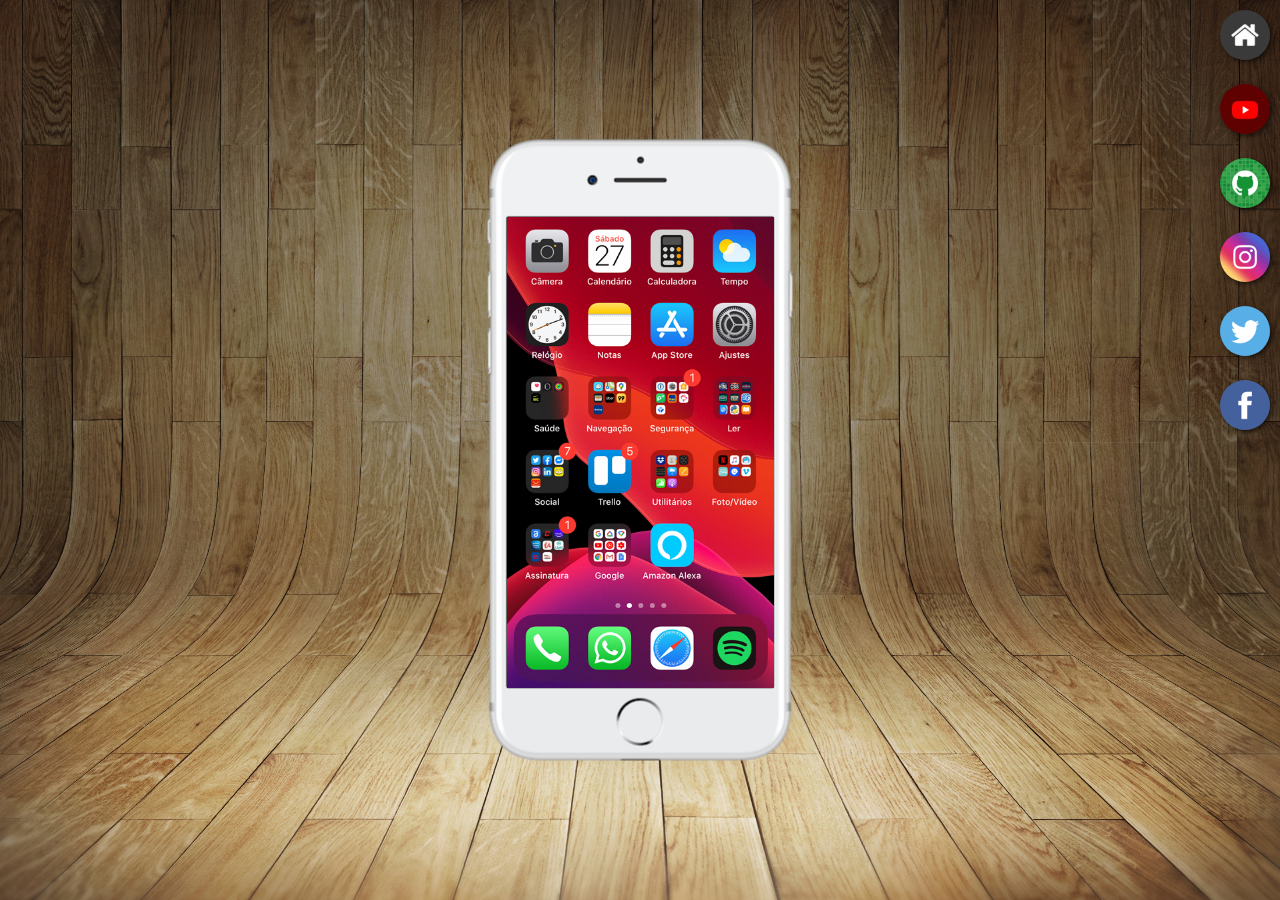
<file: index.html>
<!DOCTYPE html>
<html lang="pt-pt">
<head>
    <meta charset="UTF-8">
    <meta name="viewport" content="width=device-width, initial-scale=1.0">
    <link rel="shortcut icon" href="favicon.ico" type="image/x-icon">
    <link rel="stylesheet" href="estilos/style.css">
    <title>Projecto Redes Sociais</title>
</head>
<body>
    <main>
        <section id="telefone">
            <iframe src="home.html" name="tela" id="tela" frameborder="0">
                Seu navegador nao é compactivel com isso!
            </iframe>

        </section>

        <section id="redes-sociais">
            <a href="home.html" target="tela"><img src="imagens/logo-home.jpg" alt="Home"></a> <br>

            <a href="youtube.html" target="tela"> <img src="imagens/logo-youtube.jpg" alt="Youtube"></a> <br>

            <a href="github.html" target="tela"><img src="imagens/logo-github.jpg" alt="GitHub"></a> <br>

            <a href="instagram.html" target="tela"><img src="imagens/logo-instagram.jpg" alt="Instagram"></a> <br>

            <a href="Twitter.html" target="tela"><img src="imagens/logo-twitter.jpg" alt="Twitter"></a> <br>

            <a href="Facebook.html" target="tela"><img src="imagens/logo-facebook.jpg" alt="Facebook"></a>

        </section>
    </main>
    
</body>
</html>
</file>
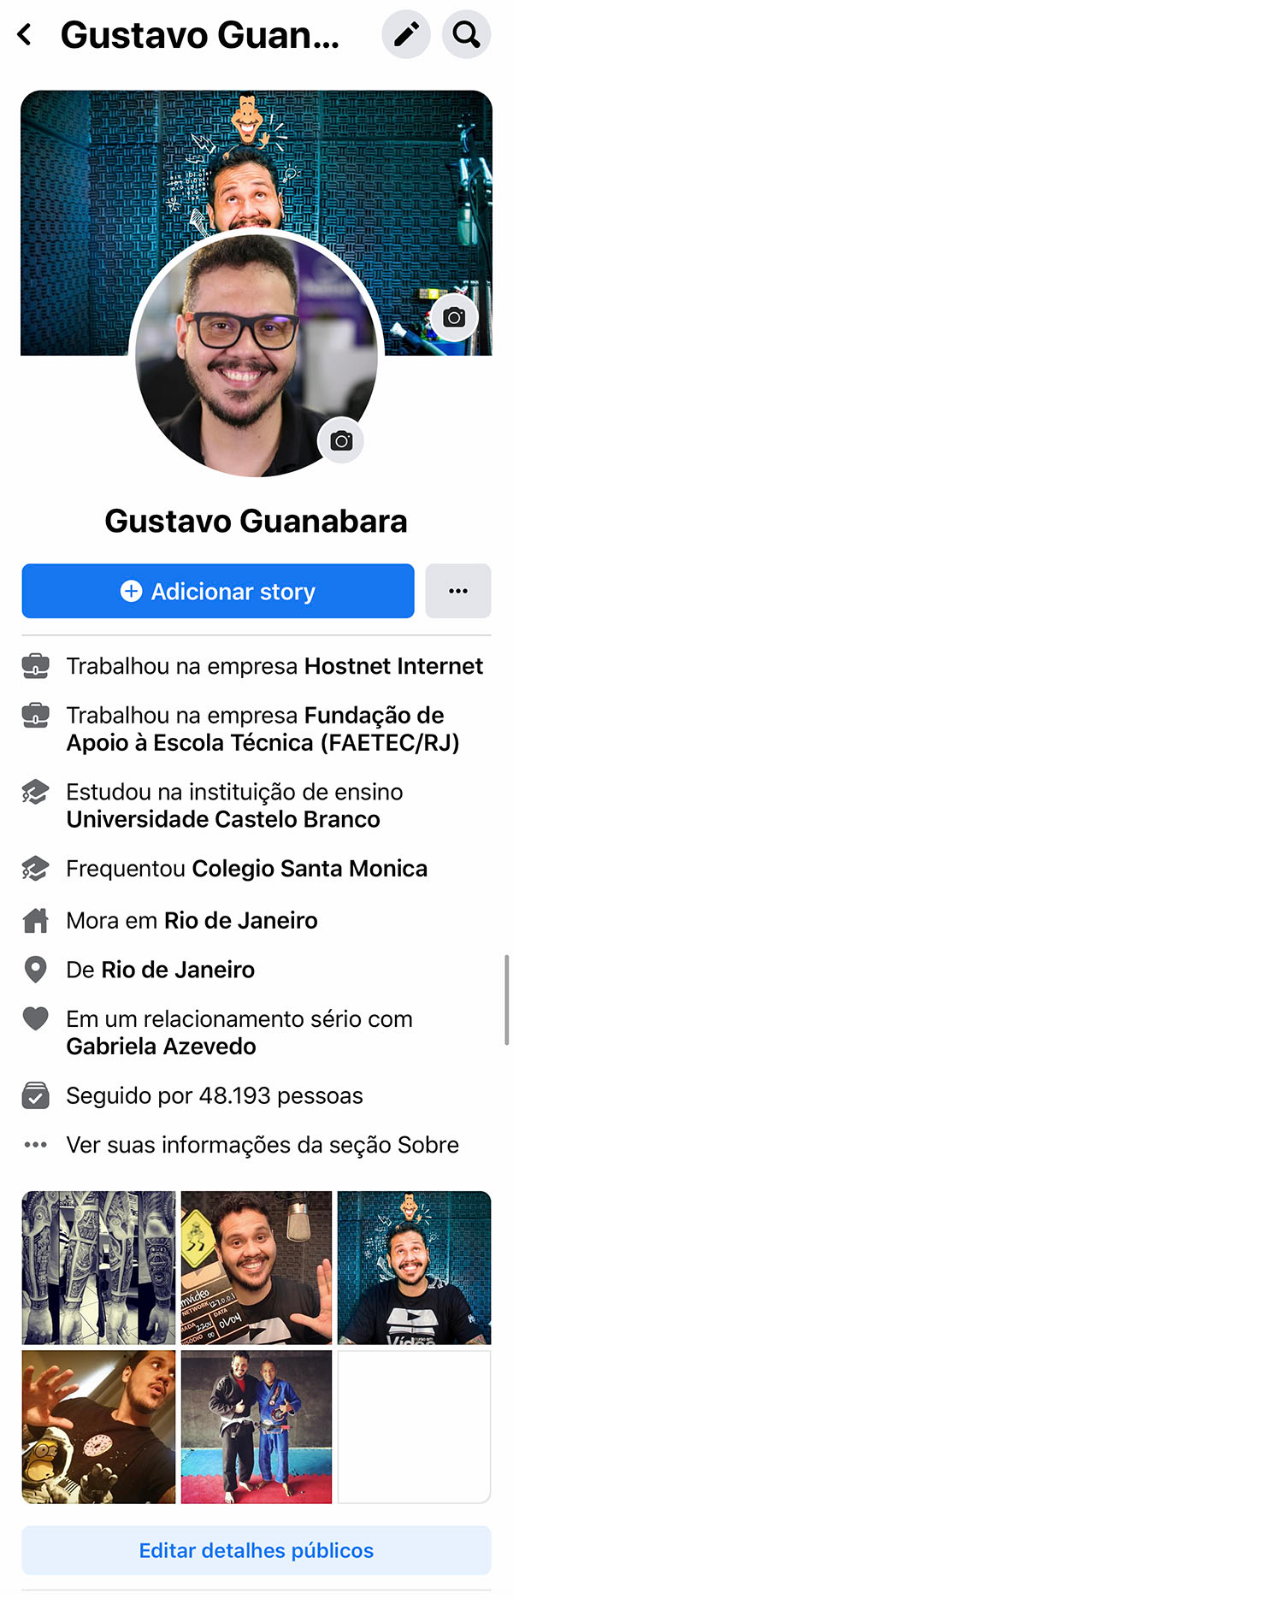
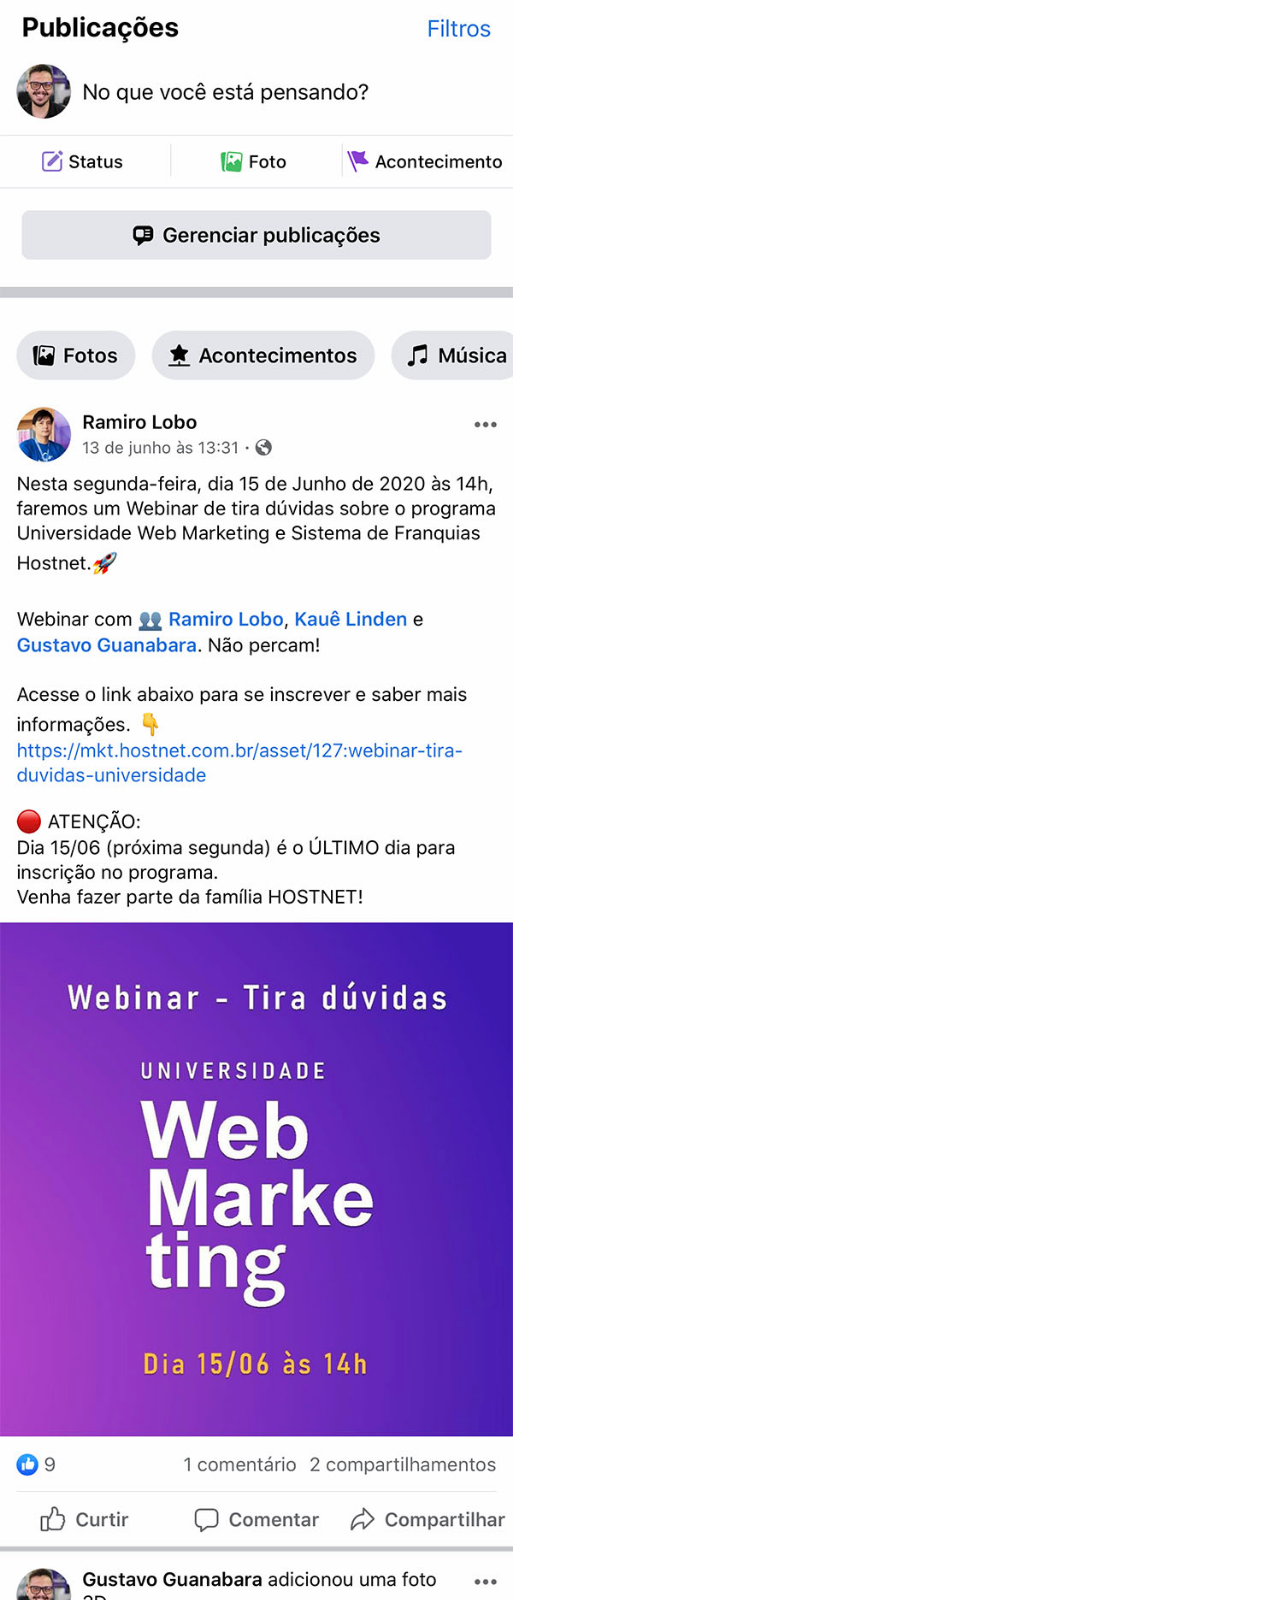
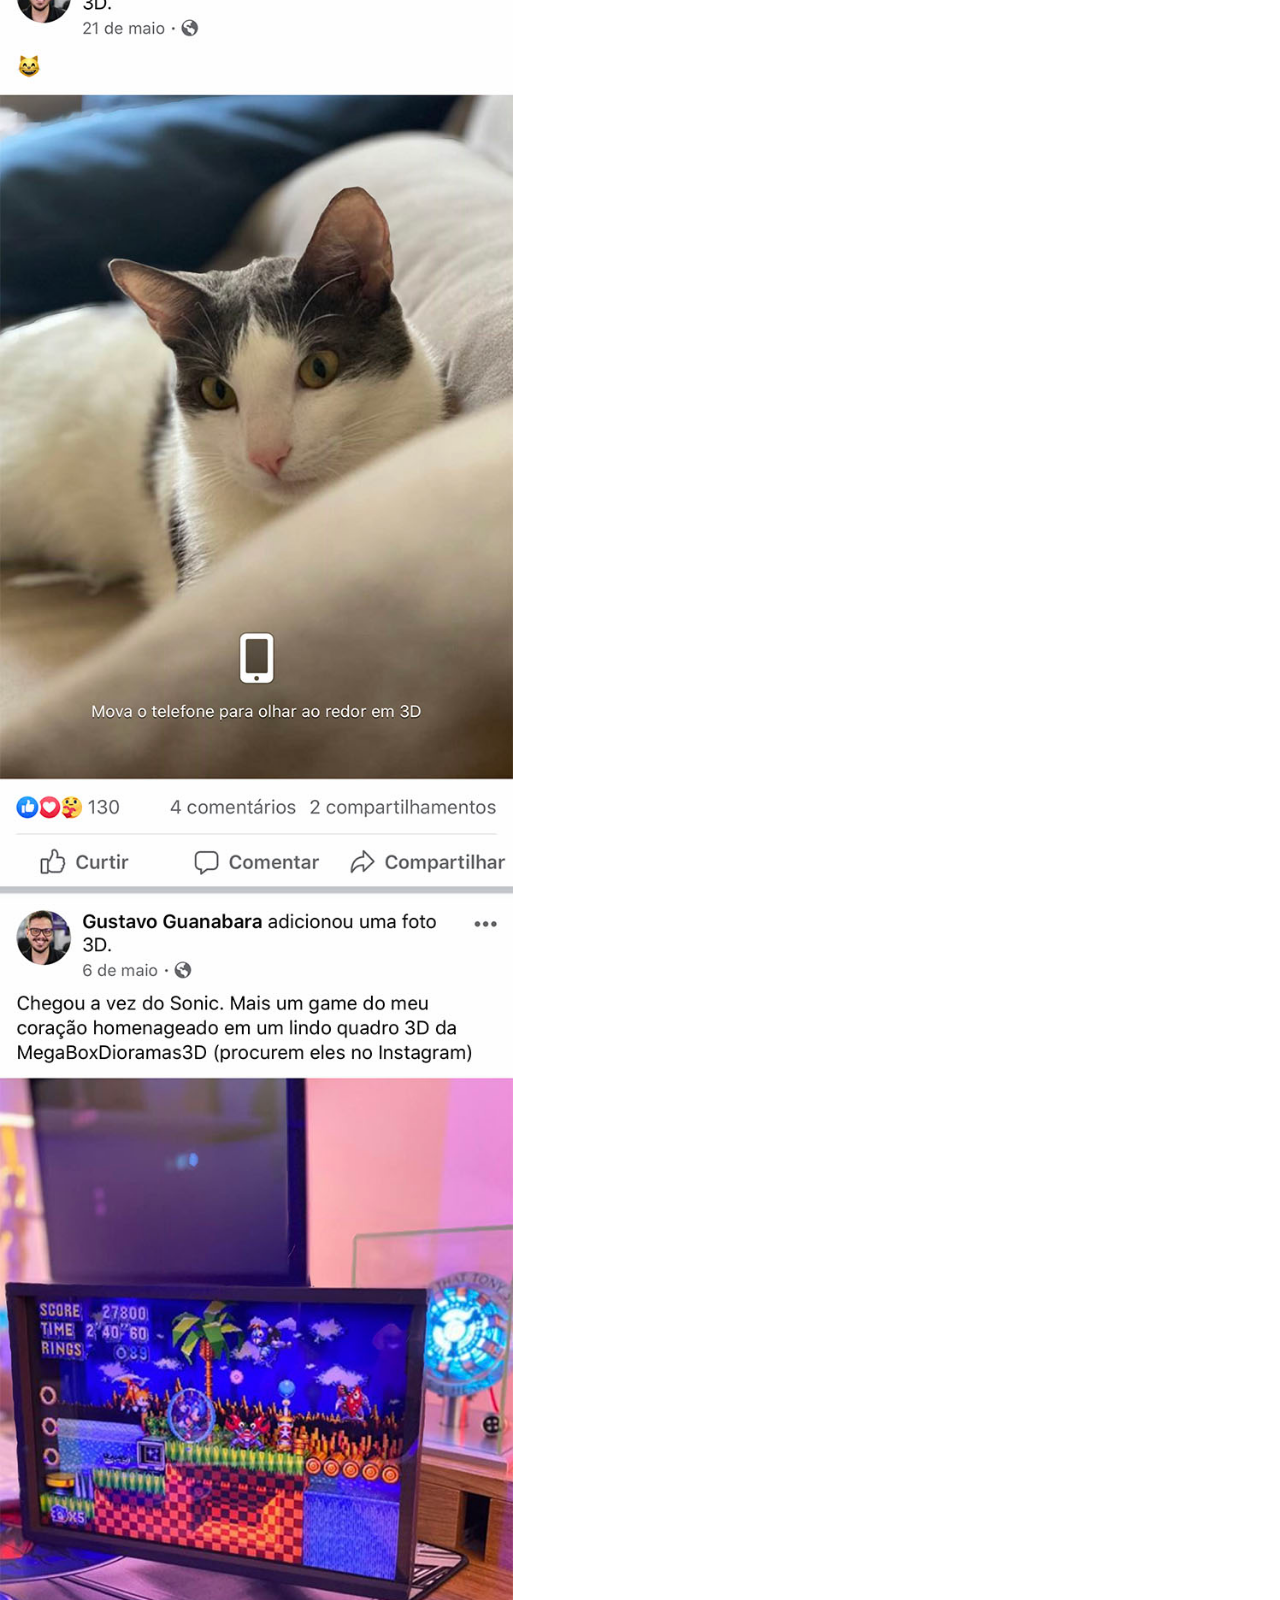
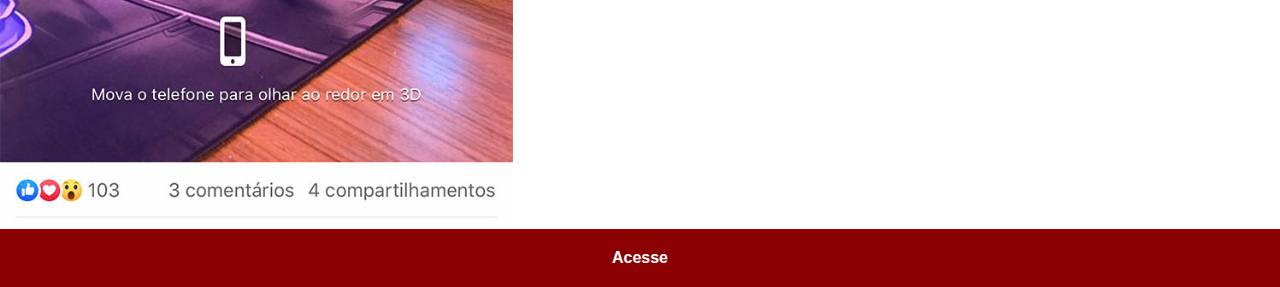
<file: Facebook.html>
<!DOCTYPE html>
<html lang="pt-pt">
<head>
    <meta charset="UTF-8">
    <meta name="viewport" content="width=device-width, initial-scale=1.0">
    <title>Facebook </title>
    <link rel="stylesheet" href="estilos/social.css">
</head>
<body>
    <img src="imagens/tela-facebook.jpg" alt="Facebook ">
    <a href="https://www.facebook.com/venancio.bande" target="_blank"> Acesse</a>
    
</body>
</html>
</file>
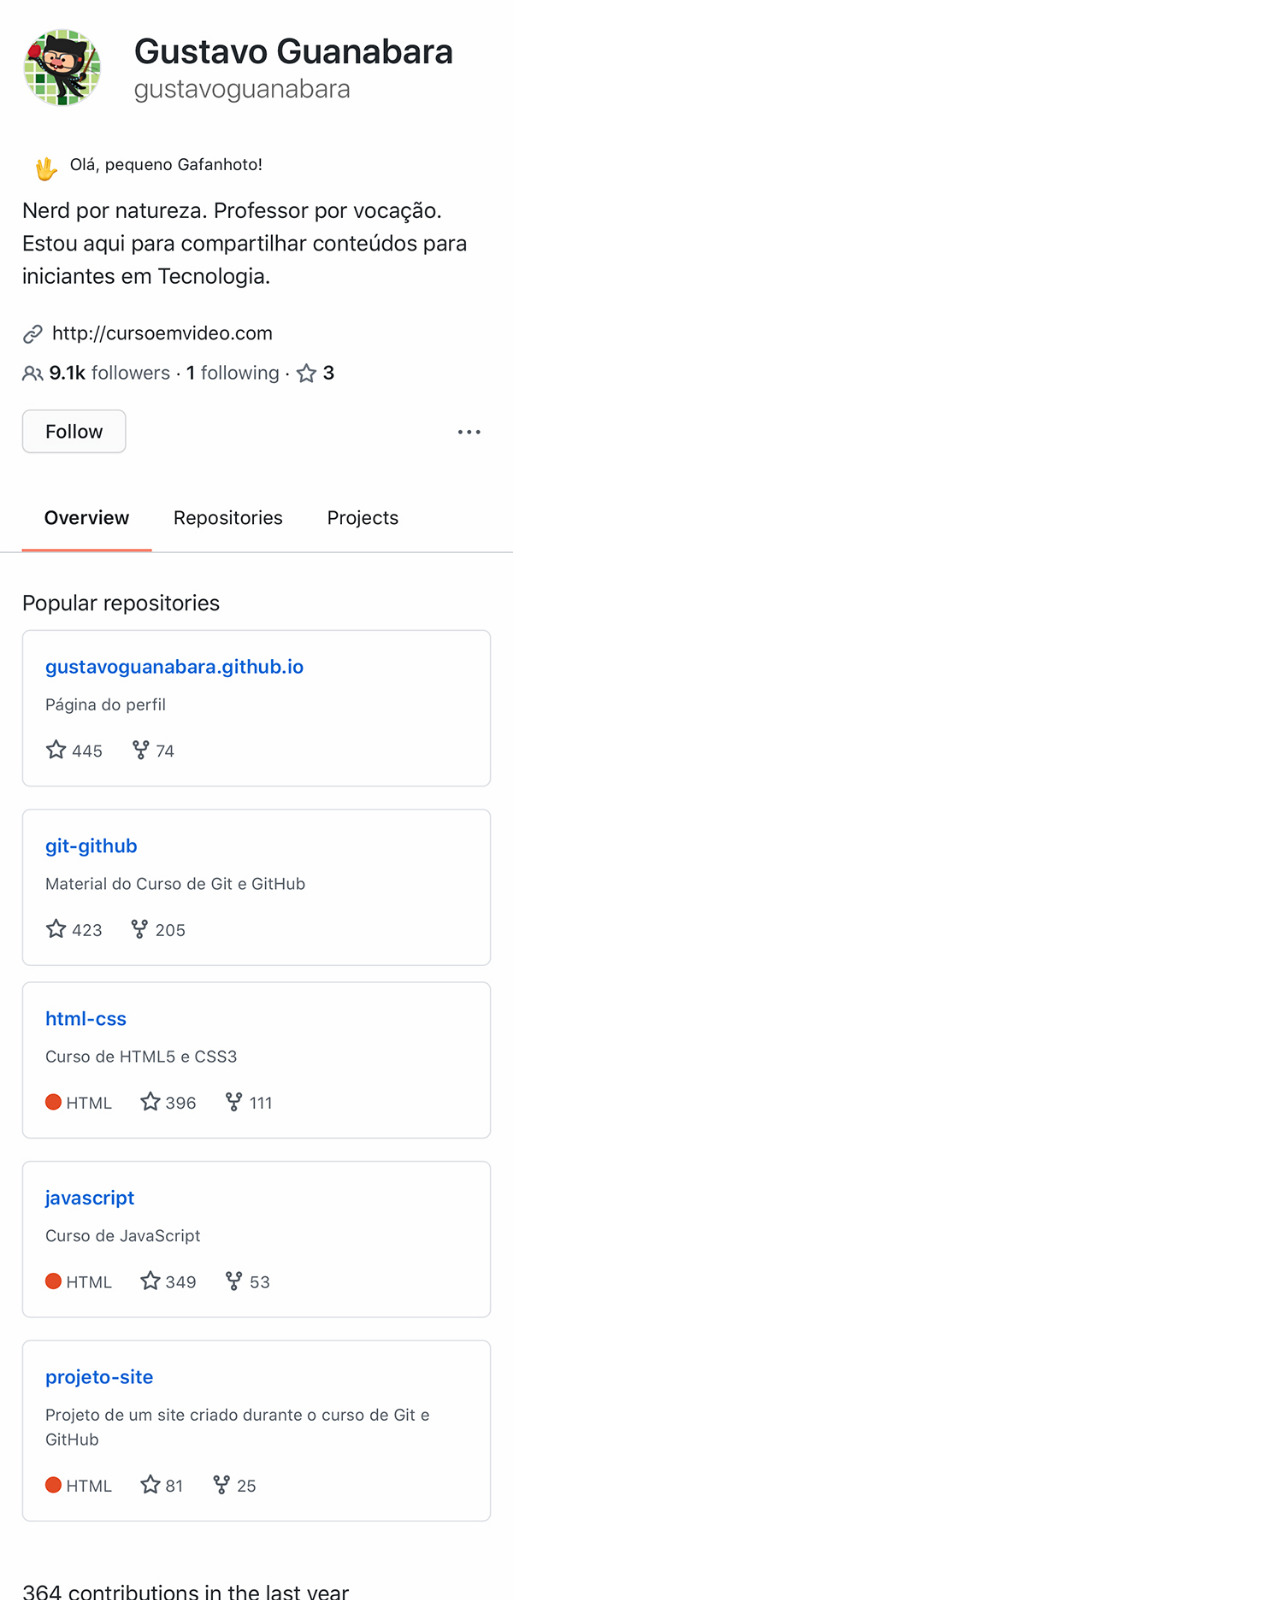
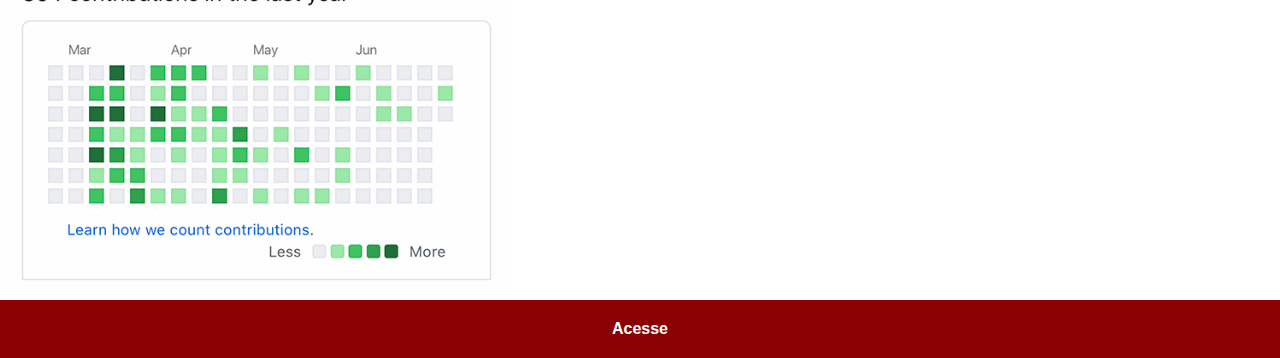
<file: github.html>
<!DOCTYPE html>
<html lang="pt">
<head>
    <meta charset="UTF-8">
    <meta name="viewport" content="width=device-width, initial-scale=1.0">
    <title>GitHub</title>
    <link rel="stylesheet" href="estilos/social.css">
</head>
<body>
    <img src="imagens/tela-github.jpg" alt="GitHub">
    <a href="https://github.com/venanciobande" target="_blank">Acesse</a>
    
</body>
</html>
</file>
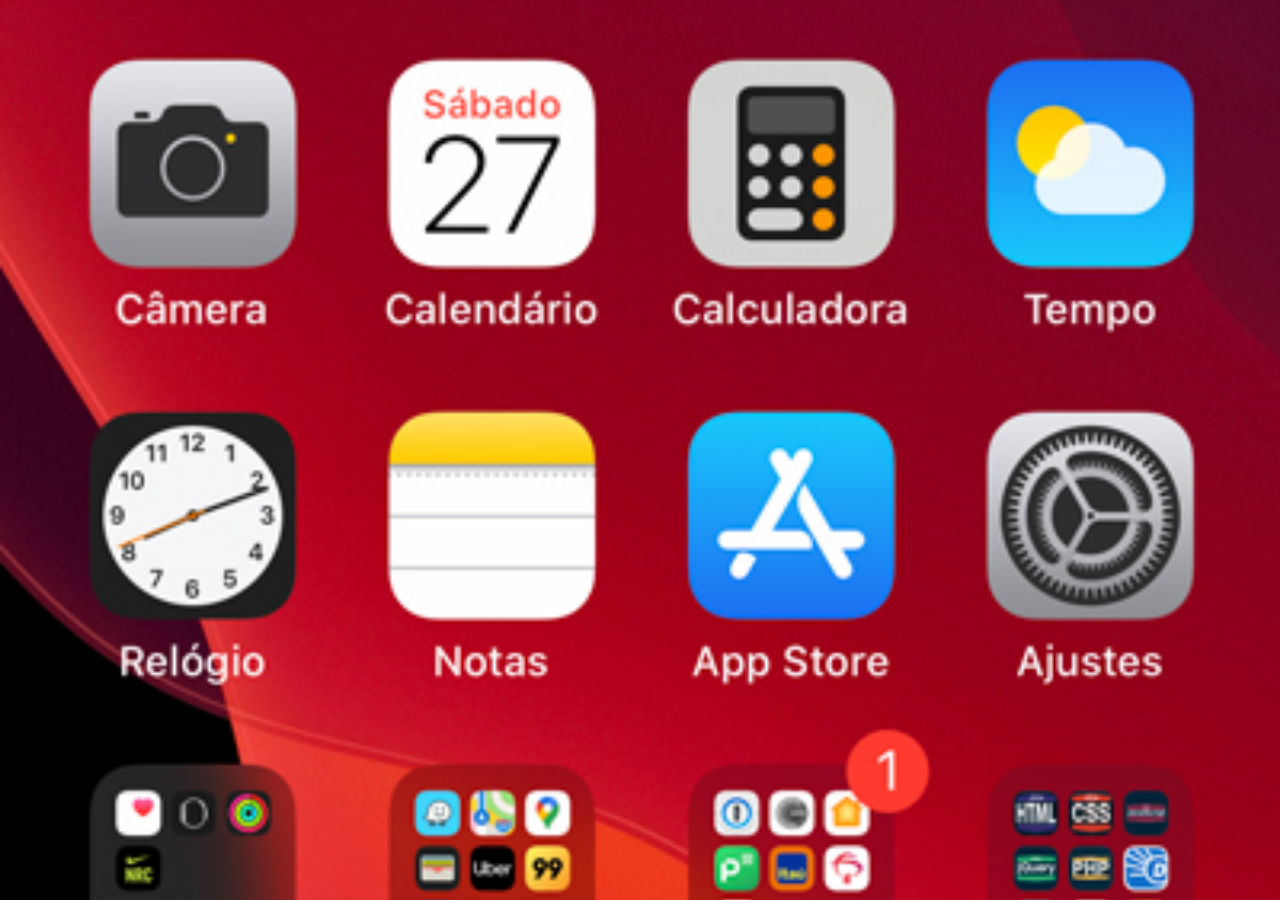
<file: home.html>
<!DOCTYPE html>
<html lang="pt-pt">
<head>
    <meta charset="UTF-8">
    <meta name="viewport" content="width=device-width, initial-scale=1.0">
    <title>Home</title>
</head>
<style>
    *{
        margin: 0px;
        padding: 0px;
    }
    
   
    body{
        width: 100vh;
        height: 100vh;
        background: black url(imagens/tela-home.jpg) no-repeat top center;
        background-size: cover;
    }
    ::-webkit-scrollbar{
        width: 0px;
        height: 0px;
    }

</style>
<body>
    
</body>
</html>
</file>
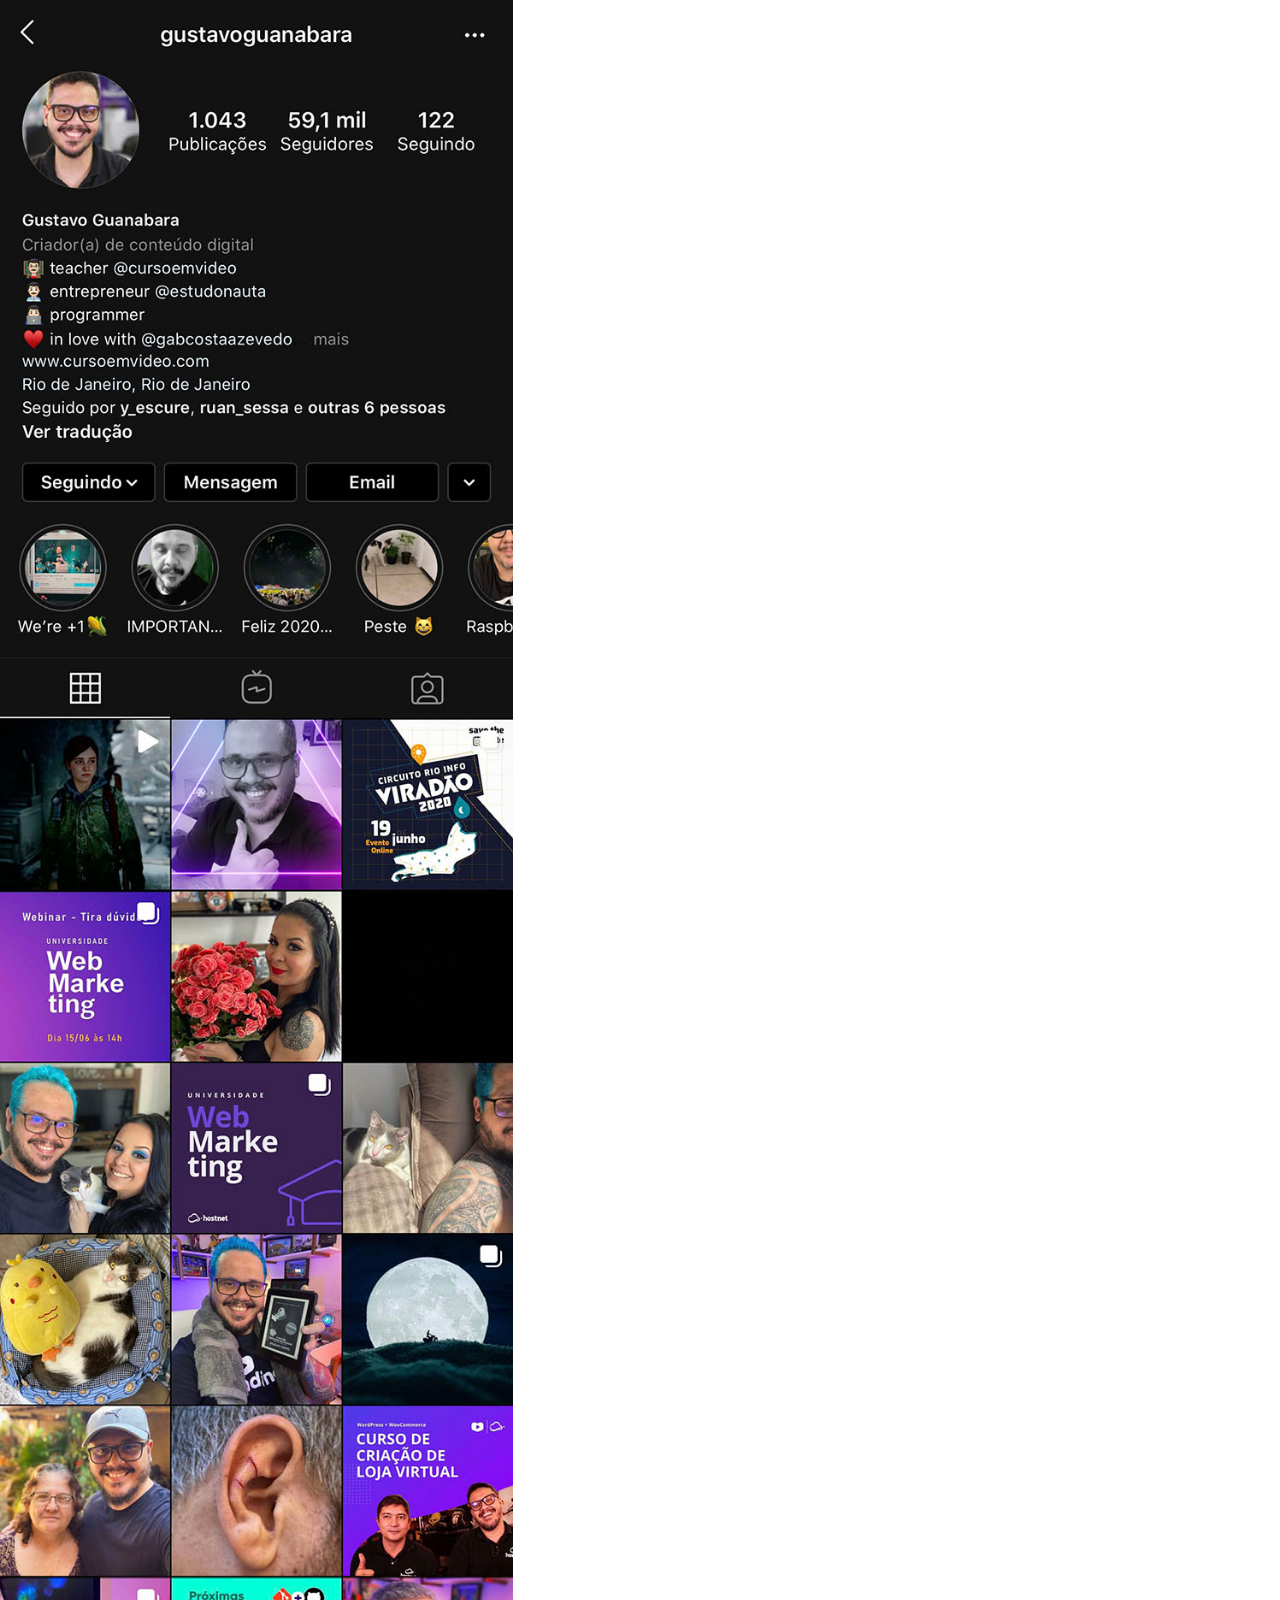
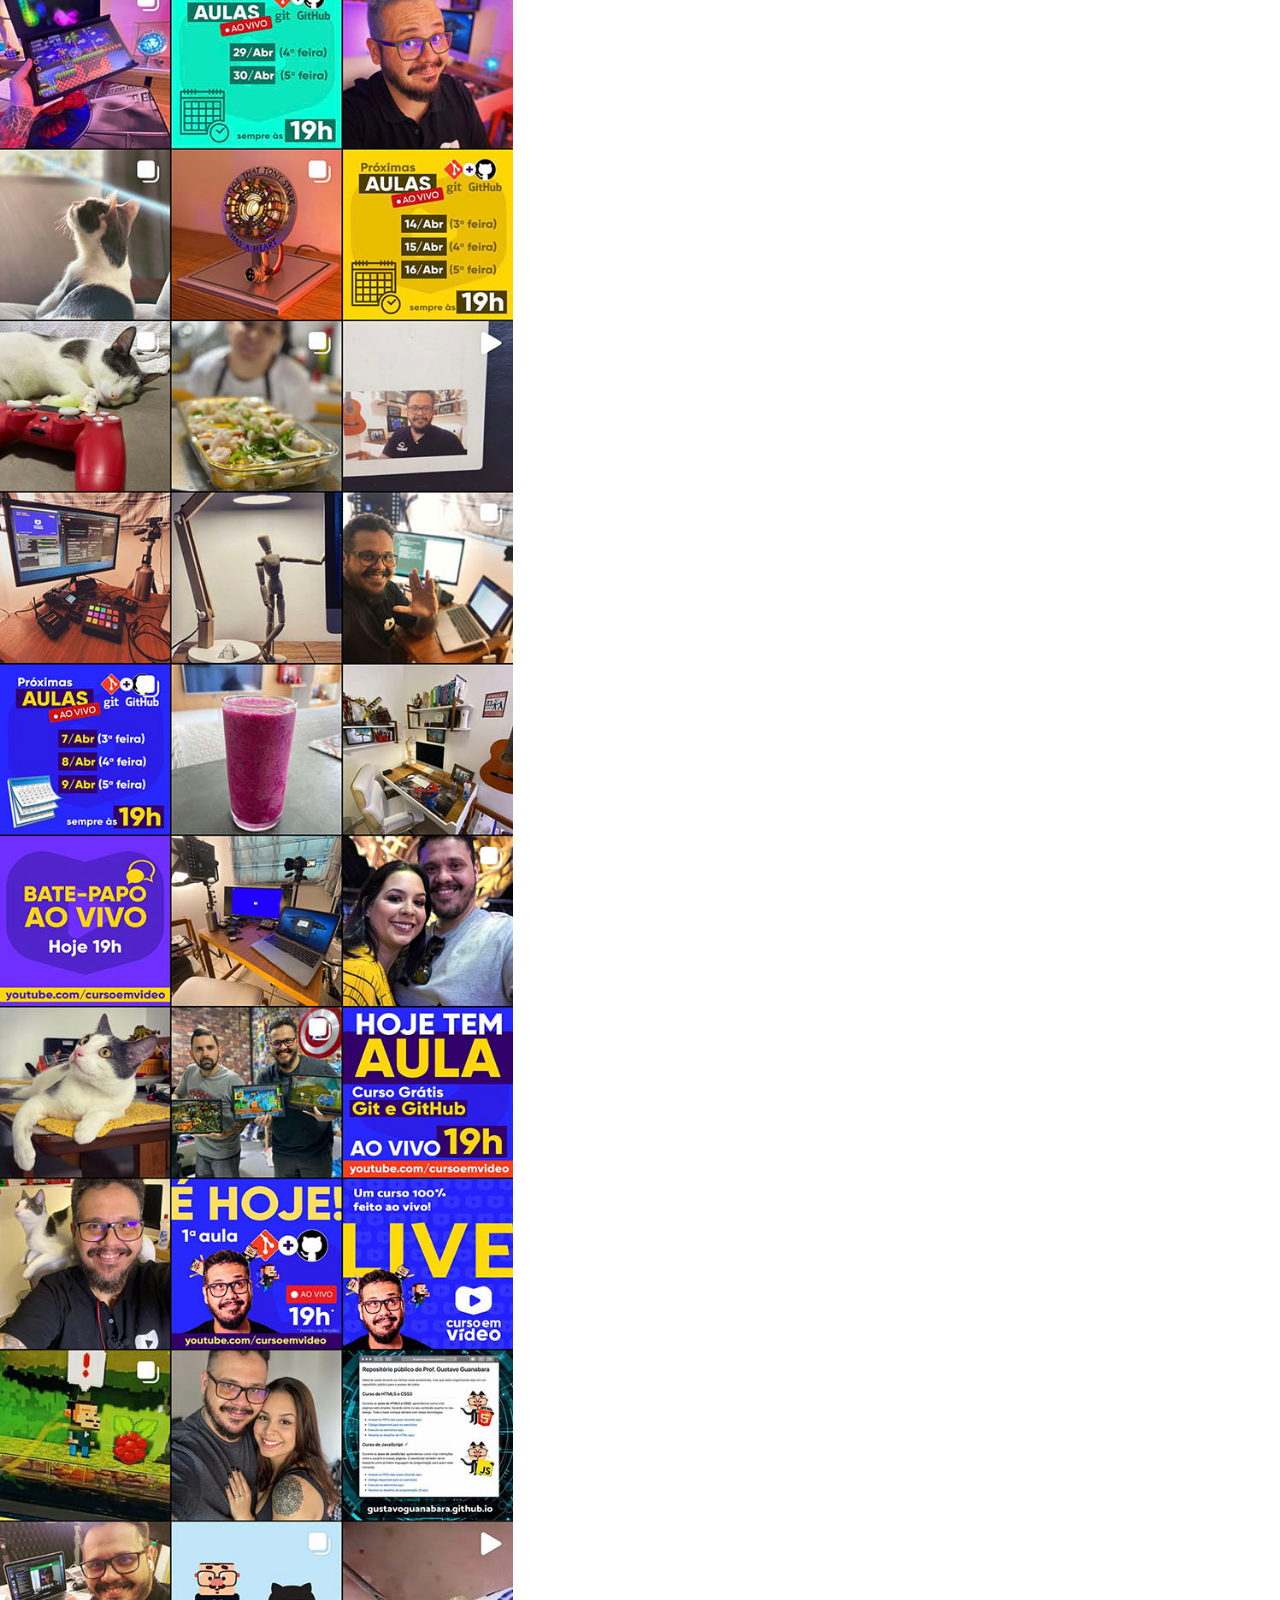
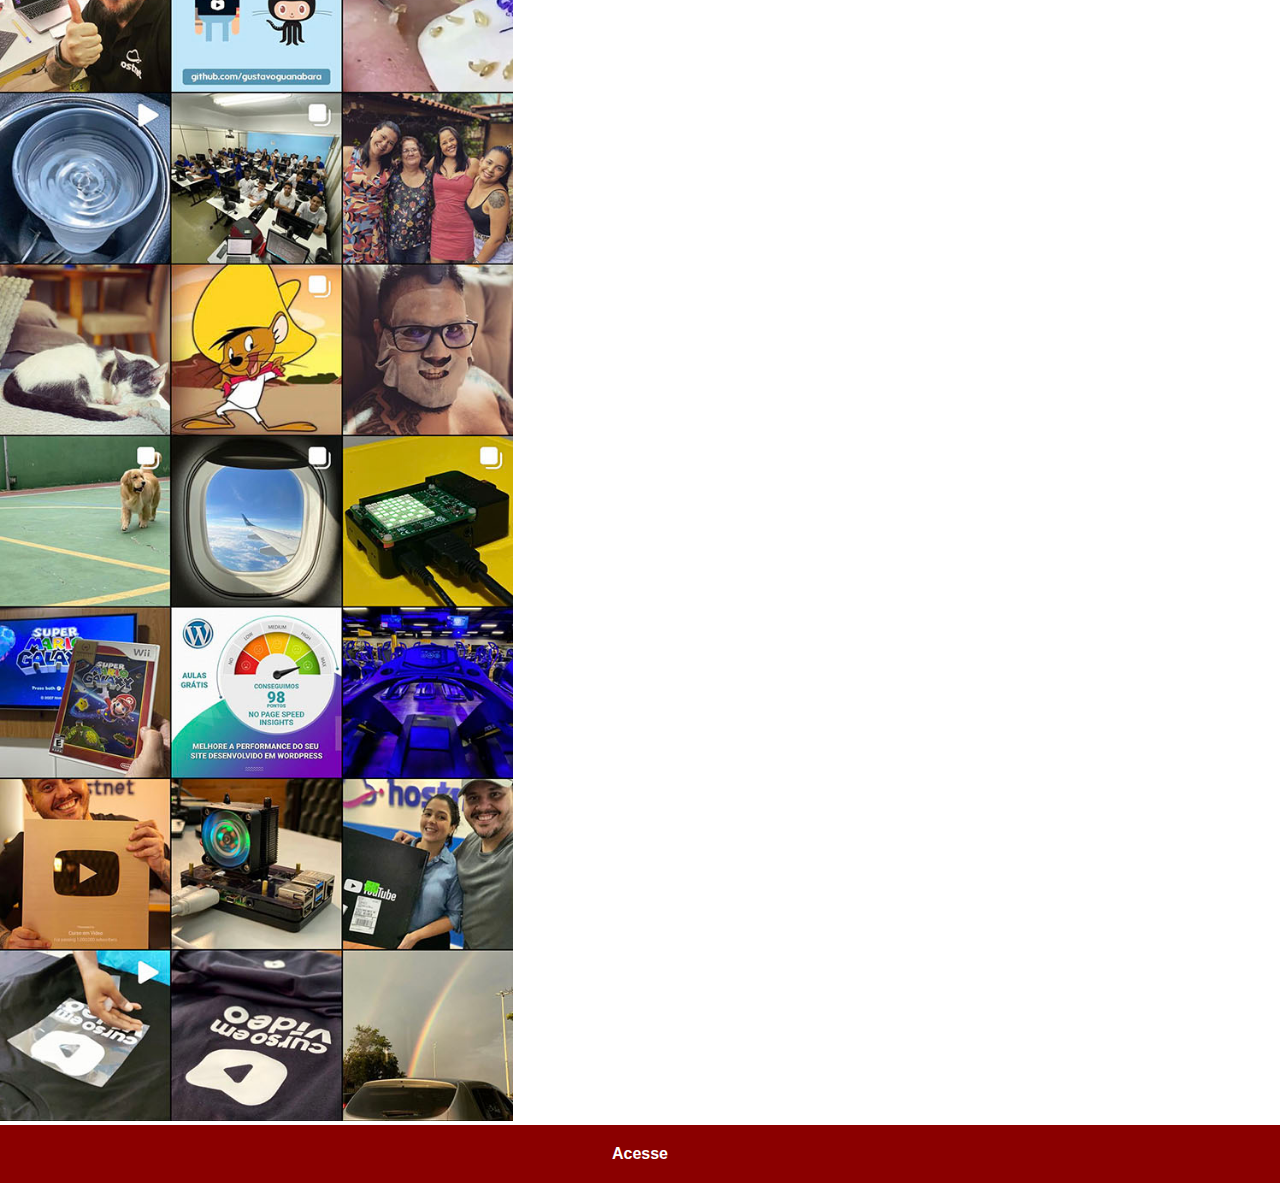
<file: instagram.html>
<!DOCTYPE html>
<html lang="pt-pt">
<head>
    <meta charset="UTF-8">
    <meta name="viewport" content="width=device-width, initial-scale=1.0">
    <title>Instagram</title>
    <link rel="stylesheet" href="estilos/social.css">
</head>
<body>
    <img src="imagens/tela-instagram.jpg" alt="Instagram">
    <a href="https://www.instagram.com/venanciobande/" target="_blank">Acesse</a>
    
</body>
</html>
</file>
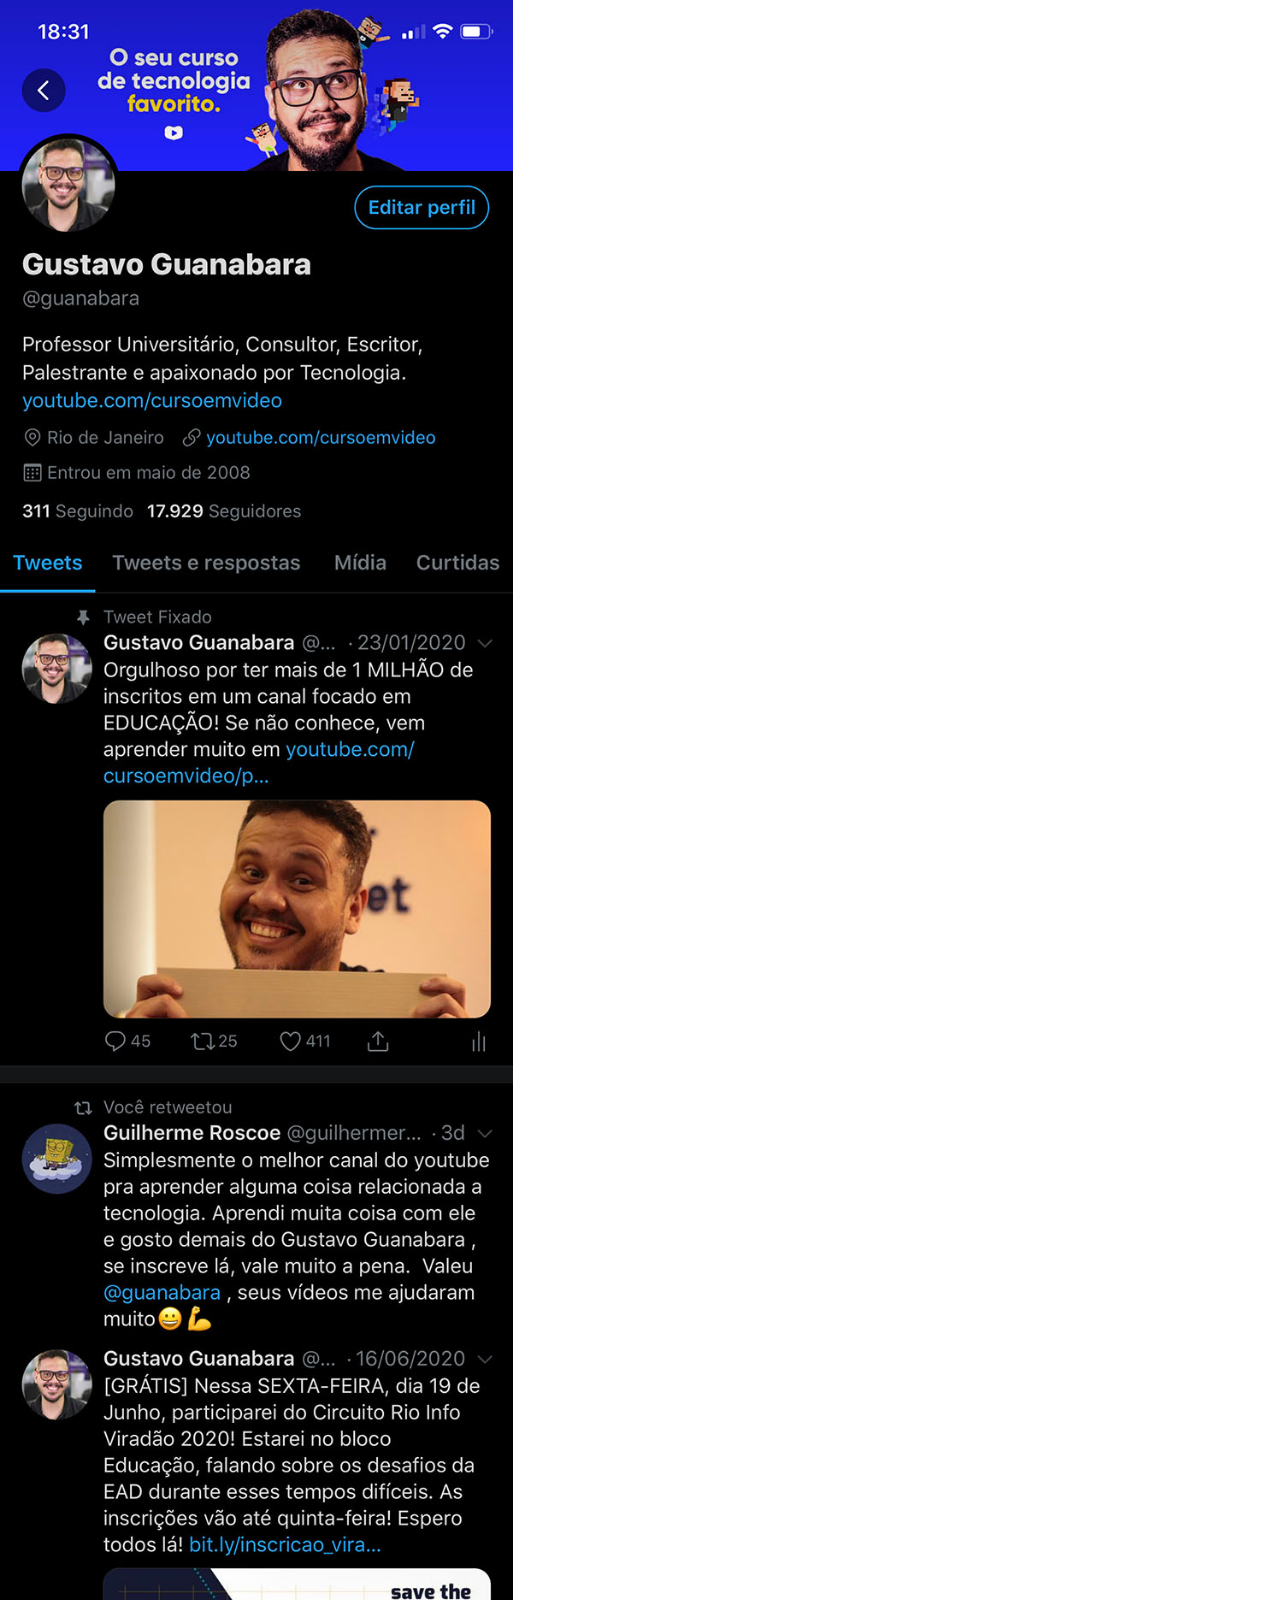
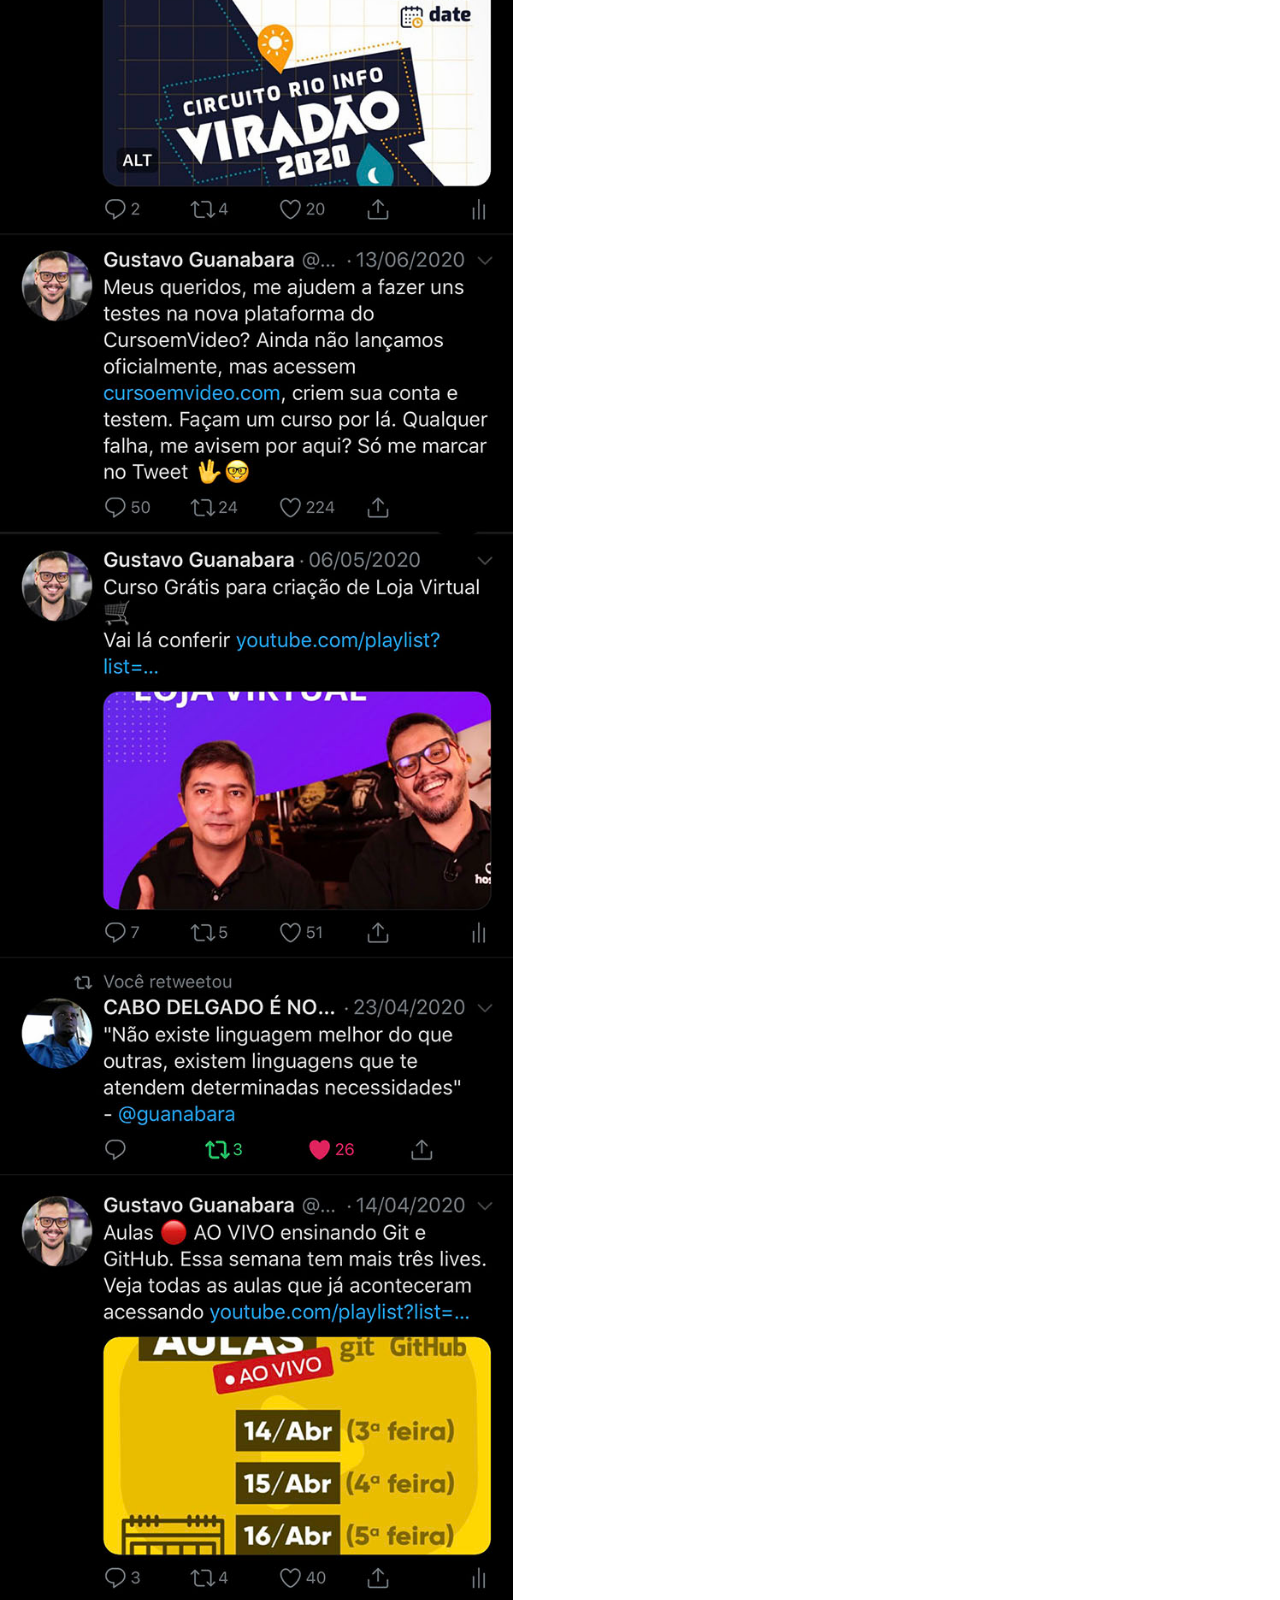
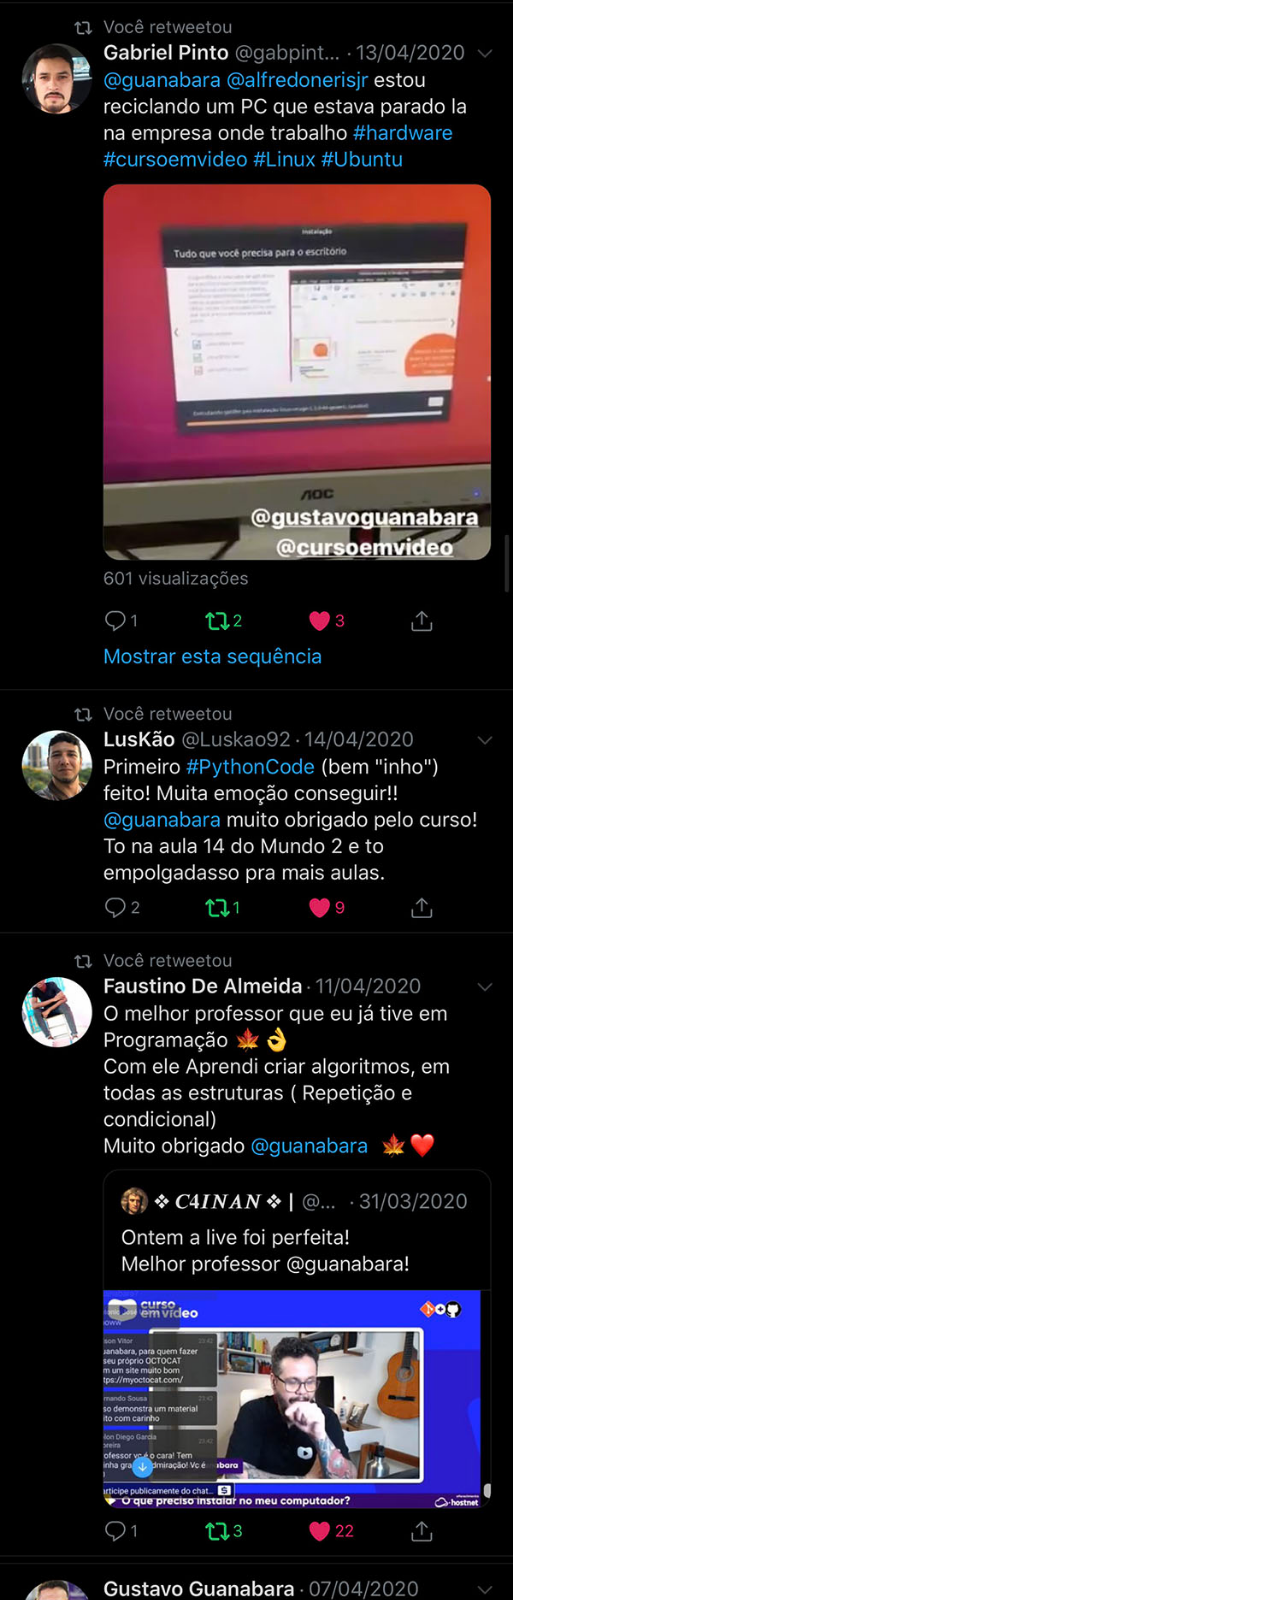
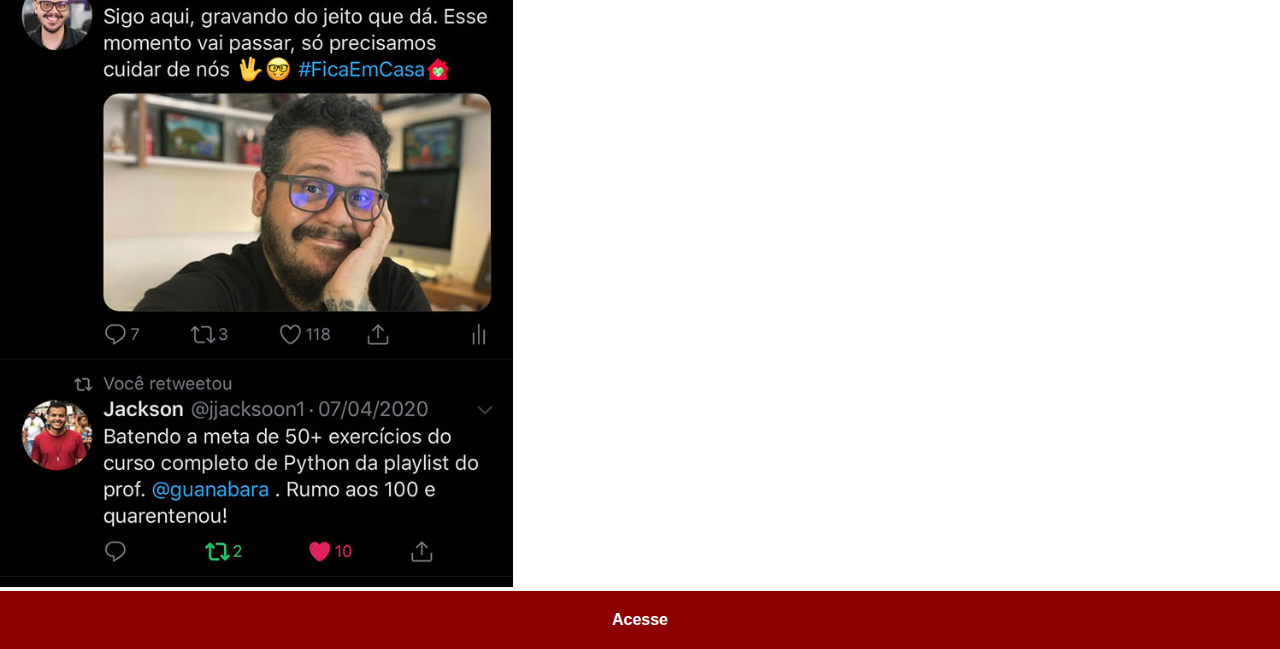
<file: Twitter.html>
<!DOCTYPE html>
<html lang="pt-pt">
<head>
    <meta charset="UTF-8">
    <meta name="viewport" content="width=device-width, initial-scale=1.0">
    <title>Twitter </title>
    <link rel="stylesheet" href="estilos/social.css">
</head>
<body>
    <img src="imagens/tela-twitter.jpg" alt="Twitter ">
    <a href="https://x.com/venanciobande" target="_blank"> Acesse</a>
    
</body>
</html>
</file>
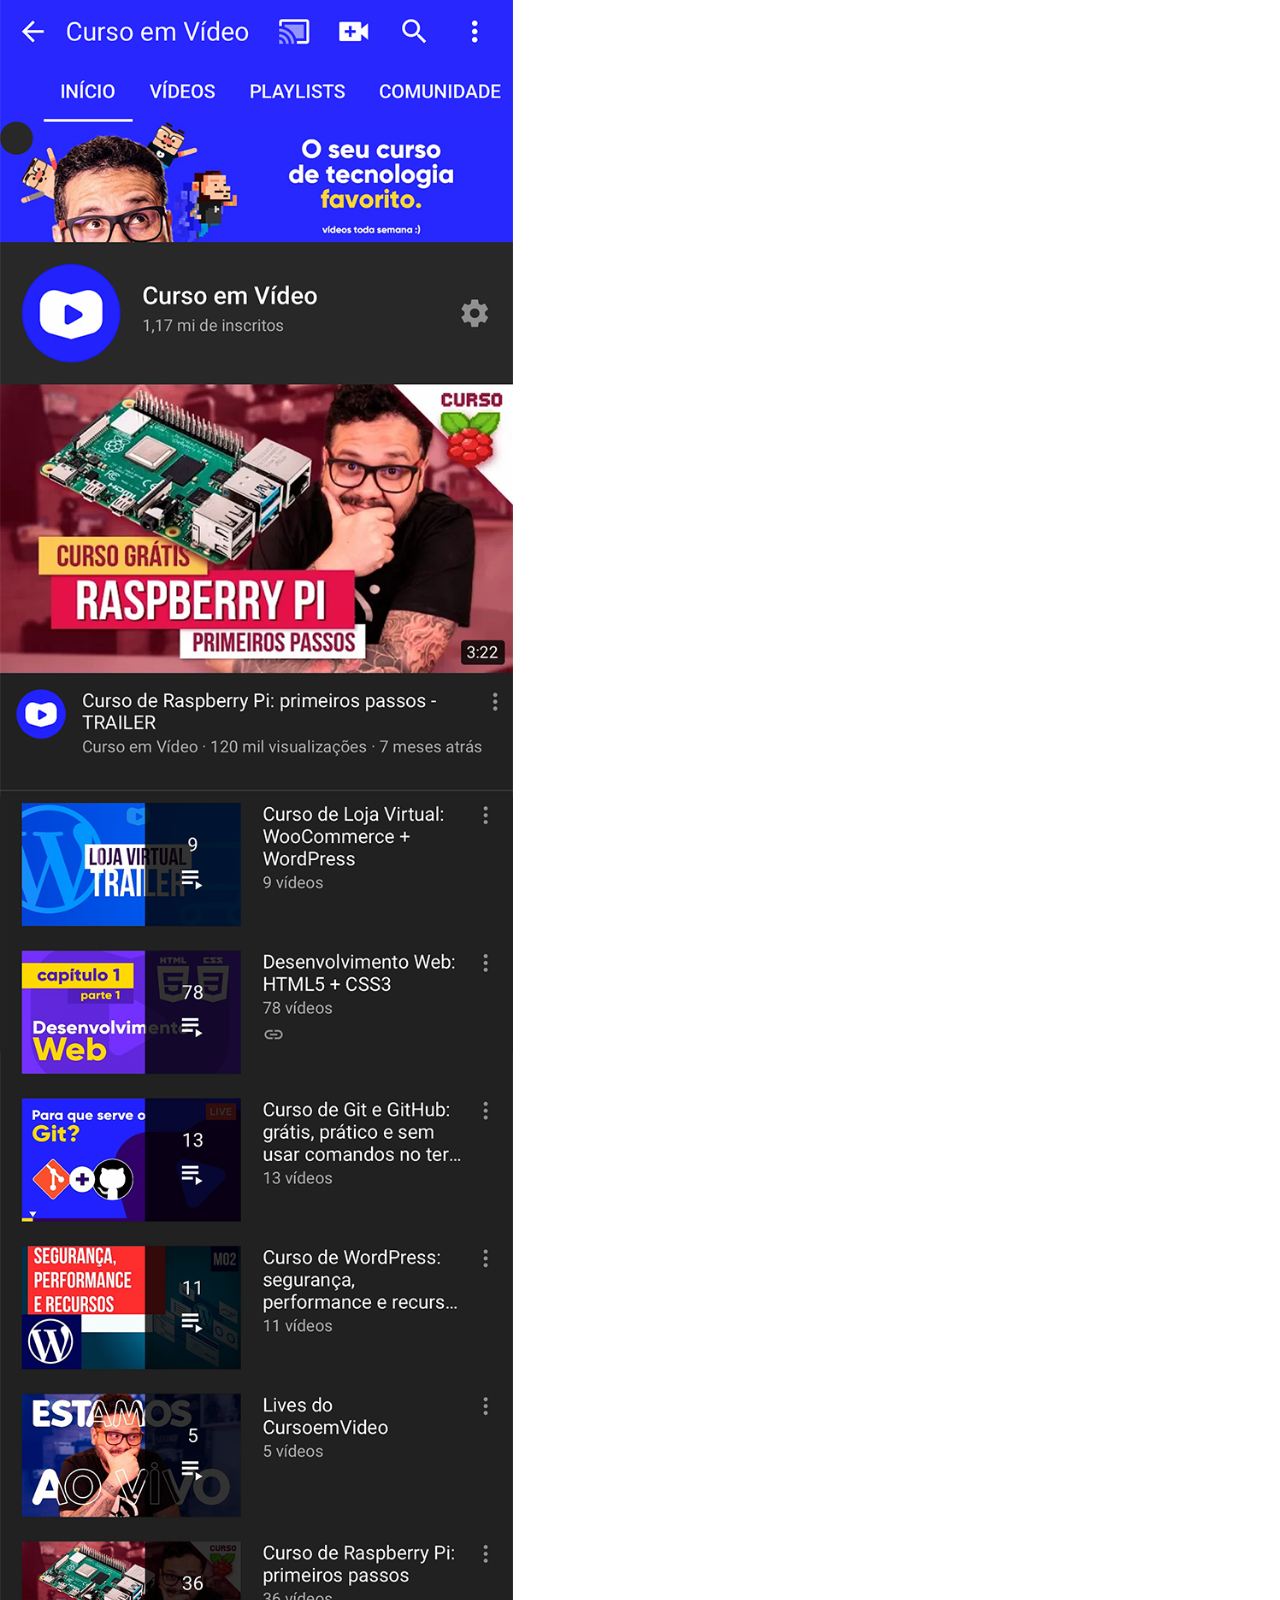
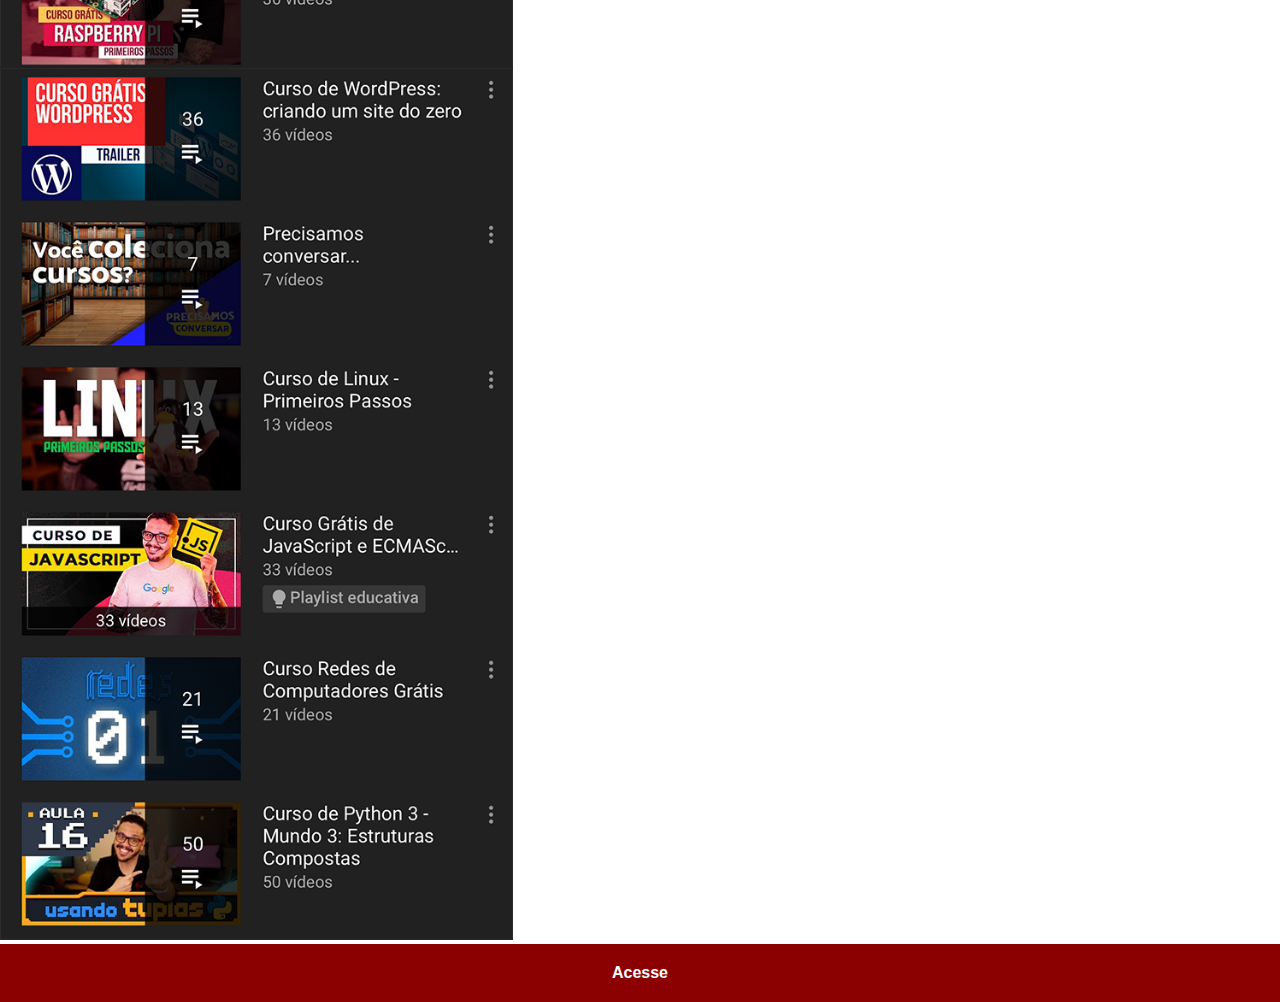
<file: youtube.html>
<!DOCTYPE html>
<html lang="pt-pt">
<head>
    <meta charset="UTF-8">
    <meta name="viewport" content="width=device-width, initial-scale=1.0">
    <title>Youtube</title>
    <link rel="stylesheet" href="estilos/social.css">
</head>

<body>
    <img src="imagens/tela-youtube.png" alt="Youtube" >
    <a href="https://www.youtube.com/c/CursoemVídeo/playlists" target="_blank"> Acesse</a>
    
</body>
</html>
</file>
<file: estilos/style.css>
@charset "UTF-8";
*{
    font-family: Arial, Helvetica, sans-serif;
    margin: 0px;
    padding: 0px;
}
html, body{
    height: 100vh;
    /*width: 100vh;*/
    background-color: black;
}
body{
    background: url(../imagens/fundo-madeira.jpg) no-repeat top center;
    background-size: cover;
    background-attachment: fixed;
   
}
main{
    height: 100vh;
    position: relative;
}
section#telefone{
    position: absolute;
    top: 50%;
    left: 50%;
    transform: translate(-50%, -50%);

    height: 627px;
    width: 311px;
   
    background: url(../imagens/frame-iphone.png) no-repeat;

}
iframe#tela{
    position: relative;
    top: 80px;
    left: 22px;
    width: 267px;
    height: 471px;
}
section#redes-sociais{
    text-align: right;
}


section#redes-sociais img{
    width: 50px;
    margin: 10px;
    border-radius: 50%;
    box-shadow: 2px 2px 5px rgba(0, 0, 0, 0.622);
    box-sizing: border-box;
}
section#redes-sociais img:hover{
    border: 2px solid rgba(255, 255, 255, 0.637);
    transform: translate(-3px, -3px);
    box-shadow: 5px 5px 10px rgba(0, 0, 0, 0.626);
    transition: transform .3s, border .5s;
}
</file>
<file: estilos/social.css>
@charset "UTF-8";

*{
    margin: 0px;
    padding: 0px;
    font-family: Arial, Helvetica, sans-serif;
}
::-webkit-scrollbar{
    width: 0px;
    height: 0px;
}
img {
    width: 100%;
    max-width: 57vh;
    height: auto;
}

a {
    display: block;
    background-color: darkred;
    color: white;
    padding: 20px;
    text-align: center;
    font-weight: bolder;
    text-decoration: none;
}
a:hover{
    background-color: red;
}
</file>
